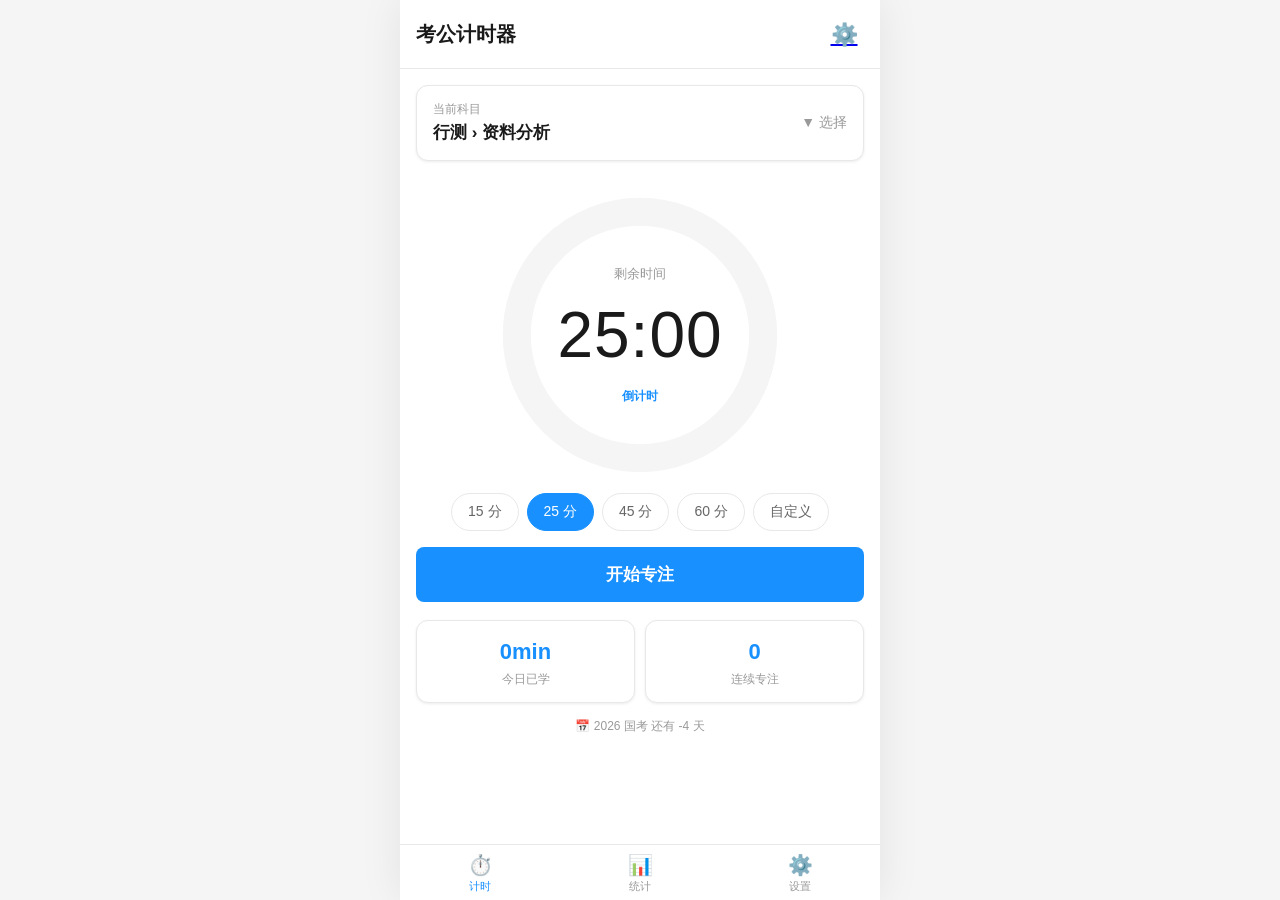
<file: index.html>
<!DOCTYPE html>
<html lang="zh-CN">
<head>
  <meta charset="UTF-8">
  <meta name="viewport" content="width=device-width, initial-scale=1.0, maximum-scale=1.0, user-scalable=no, viewport-fit=cover">
  <meta name="apple-mobile-web-app-capable" content="yes">
  <meta name="apple-mobile-web-app-status-bar-style" content="default">
  <meta name="apple-mobile-web-app-title" content="考公计时器">
  <link rel="manifest" href="manifest.webmanifest">
  <link rel="apple-touch-icon" href="assets/icons/apple-touch-icon.png">
  <link rel="icon" href="assets/icons/icon-192.png">
  <link rel="stylesheet" href="css/style.css">
  <title>考公计时器</title>
</head>
<body data-page="home" data-theme="light" data-timer-style="digital">
  <div class="app">
    <header class="header">
      <h1>考公计时器</h1>
      <a class="gear" href="settings.html" aria-label="设置">⚙️</a>
    </header>

    <main class="page fade" id="page">
      <!-- 科目选择 -->
      <div class="subject-bar" id="subjectBar">
        <div class="cur">
          <span class="lab">当前科目</span>
          <span class="val" id="curSubject">行测 › 资料分析</span>
        </div>
        <span class="chev">▼ 选择</span>
      </div>

      <!-- 计时器显示 -->
      <div class="timer-wrap">
        <div class="ring">
          <svg viewBox="0 0 100 100">
            <circle class="track" cx="50" cy="50" r="44"></circle>
            <circle class="prog" id="progRing" cx="50" cy="50" r="44"></circle>
          </svg>
          <div class="center">
            <div class="ttl" id="ringTtl">剩余时间</div>
            <div class="time" id="ringTime">25:00</div>
            <div class="mode-tag" id="modeTag">倒计时</div>
          </div>
        </div>
        <div class="bar-timer">
          <div class="time" id="barTime">25:00</div>
          <div class="progress"><i id="barFill"></i></div>
        </div>
      </div>

      <!-- 快捷时长 -->
      <div class="durations" id="durations">
        <button class="chip" data-min="15">15 分</button>
        <button class="chip active" data-min="25">25 分</button>
        <button class="chip" data-min="45">45 分</button>
        <button class="chip" data-min="60">60 分</button>
        <button class="chip" data-min="0" id="customChip">自定义</button>
      </div>

      <!-- 主控制区（JS 渲染） -->
      <div id="timerControls"></div>

      <!-- 今日统计条 -->
      <div class="today-bar" id="todayBar">
        <div class="tcell"><div class="v" id="todayMin">0</div><div class="k">今日已学</div></div>
        <div class="tcell"><div class="v" id="streakDay">0</div><div class="k">连续专注</div></div>
      </div>

      <p class="tertiary" style="text-align:center;font-size:12px;margin-top:14px" id="examHint"></p>
    </main>

    <!-- 计时中全屏覆盖 -->
    <div class="focus-overlay" id="focusOverlay">
      <div class="f-subj" id="fSubj">行测 › 资料分析</div>
      <div class="f-time" id="fTime">25:00</div>
      <div class="f-tag" id="fTag">剩余</div>
      <div class="f-btns">
        <button class="f-btn pause" id="fPause">暂停</button>
        <button class="f-btn end" id="fEnd">结束</button>
      </div>
      <div class="f-stats" id="fStats"></div>
      <div class="f-hint">← 左滑结束 · 右滑暂停/继续</div>
    </div>

    <!-- 底部导航 -->
    <nav class="tabbar">
      <button class="active" data-go="index.html"><span class="ic">⏱️</span>计时</button>
      <button data-go="stats.html"><span class="ic">📊</span>统计</button>
      <button data-go="settings.html"><span class="ic">⚙️</span>设置</button>
    </nav>
  </div>

  <!-- 科目选择弹窗 -->
  <div class="sheet-mask" id="subjectSheet" style="display:none">
    <div class="sheet">
      <div class="sheet-head">
        <h3>选择科目</h3>
        <span class="x" data-close>✕</span>
      </div>
      <div id="subjectSheetContent"></div>
    </div>
  </div>

  <script src="js/app.js"></script>
</body>
</html>
</file>
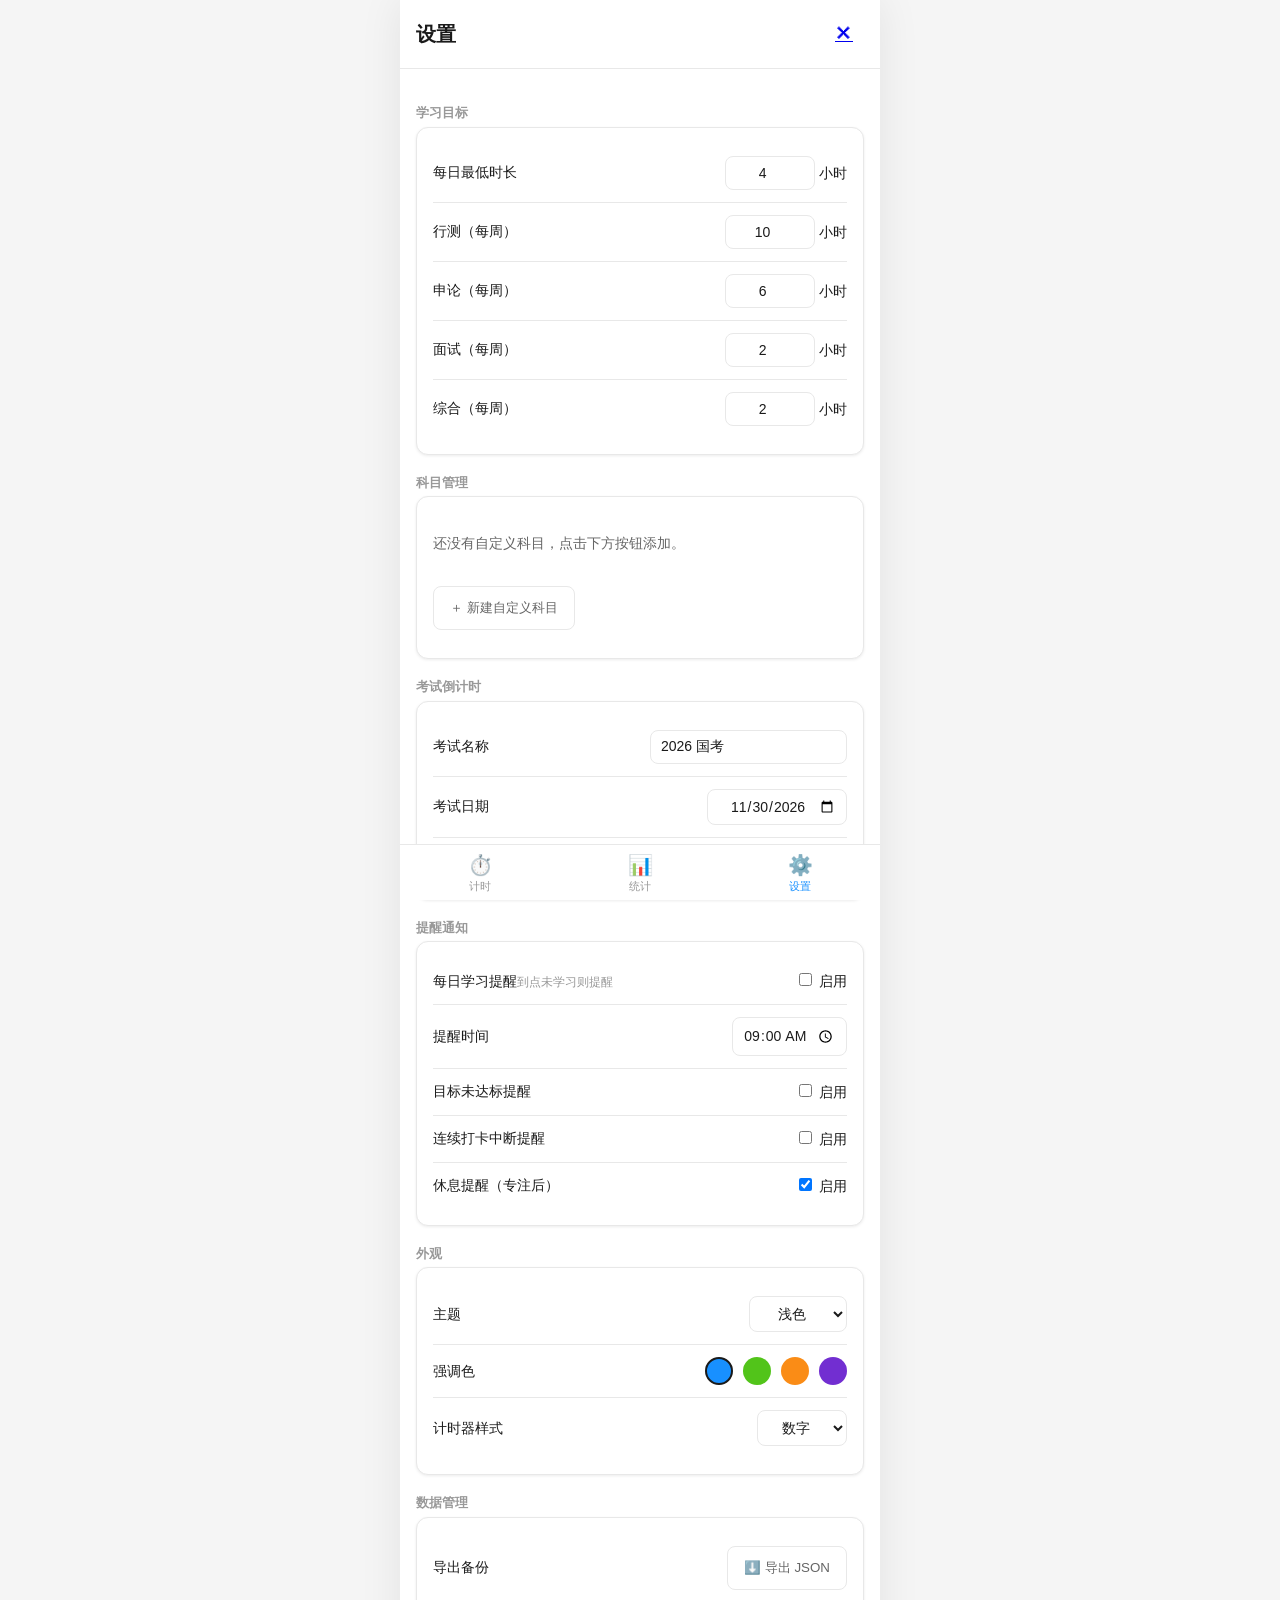
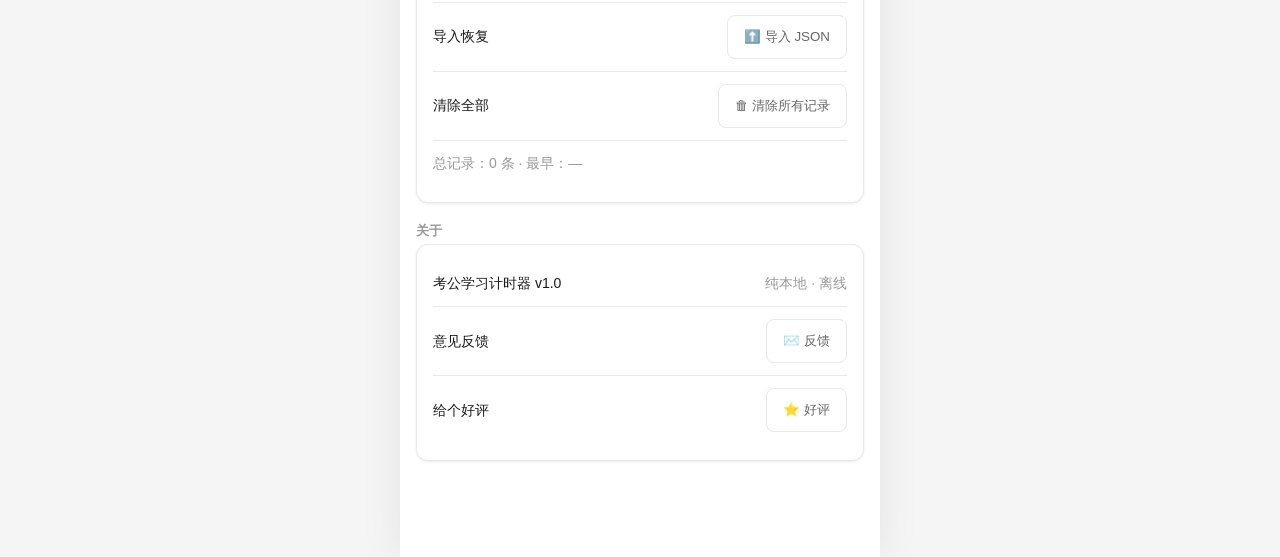
<file: settings.html>
<!DOCTYPE html>
<html lang="zh-CN">
<head>
  <meta charset="UTF-8">
  <meta name="viewport" content="width=device-width, initial-scale=1.0, maximum-scale=1.0, user-scalable=no, viewport-fit=cover">
  <meta name="apple-mobile-web-app-capable" content="yes">
  <meta name="apple-mobile-web-app-title" content="考公计时器">
  <link rel="manifest" href="manifest.webmanifest">
  <link rel="apple-touch-icon" href="assets/icons/apple-touch-icon.png">
  <link rel="icon" href="assets/icons/icon-192.png">
  <link rel="stylesheet" href="css/style.css">
  <title>设置 · 考公计时器</title>
</head>
<body data-page="settings" data-theme="light" data-timer-style="digital">
  <div class="app">
    <header class="header">
      <h1>设置</h1>
      <a class="gear" href="index.html" aria-label="返回" style="font-size:18px">✕</a>
    </header>

    <main class="page fade" id="page">
      <!-- 学习目标 -->
      <div class="section-title">学习目标</div>
      <div class="card">
        <div class="set-row">
          <span class="lab">每日最低时长</span>
          <span><input class="input" type="number" id="dailyTarget" min="0" style="width:64px"> 小时</span>
        </div>
        <div class="set-row"><span class="lab">行测（每周）</span><span><input class="input" type="number" id="tgt_xingce" min="0" style="width:64px"> 小时</span></div>
        <div class="set-row"><span class="lab">申论（每周）</span><span><input class="input" type="number" id="tgt_shenlun" min="0" style="width:64px"> 小时</span></div>
        <div class="set-row"><span class="lab">面试（每周）</span><span><input class="input" type="number" id="tgt_mianshi" min="0" style="width:64px"> 小时</span></div>
        <div class="set-row"><span class="lab">综合（每周）</span><span><input class="input" type="number" id="tgt_zonghe" min="0" style="width:64px"> 小时</span></div>
      </div>

      <!-- 科目管理 -->
      <div class="section-title">科目管理</div>
      <div class="card">
        <div id="customSubjectsList"><p class="muted" style="padding:6px 0">还没有自定义科目，点击下方按钮添加。</p></div>
        <div class="set-row"><button class="btn-ghost" id="addCustomSubject">＋ 新建自定义科目</button></div>
      </div>

      <!-- 考试倒计时 -->
      <div class="section-title">考试倒计时</div>
      <div class="card">
        <div class="set-row"><span class="lab">考试名称</span><input class="input lab" id="examName" style="min-width:140px"></div>
        <div class="set-row"><span class="lab">考试日期</span><input class="input" id="examDate" type="date"></div>
        <div class="set-row"><span class="lab accent-text" id="examRemain">距离考试还有 — 天</span><span></span></div>
      </div>

      <!-- 提醒通知 -->
      <div class="section-title">提醒通知</div>
      <div class="card">
        <div class="set-row">
          <span class="lab">每日学习提醒<span class="desc">到点未学习则提醒</span></span>
          <label><input type="checkbox" id="reminderEnabled"> 启用</label>
        </div>
        <div class="set-row"><span class="lab">提醒时间</span><input class="input" id="reminderTime" type="time"></div>
        <div class="set-row"><span class="lab">目标未达标提醒</span><label><input type="checkbox" id="targetNotMet"> 启用</label></div>
        <div class="set-row"><span class="lab">连续打卡中断提醒</span><label><input type="checkbox" id="streakBreak"> 启用</label></div>
        <div class="set-row"><span class="lab">休息提醒（专注后）</span><label><input type="checkbox" id="restReminder" checked> 启用</label></div>
      </div>

      <!-- 外观 -->
      <div class="section-title">外观</div>
      <div class="card">
        <div class="set-row">
          <span class="lab">主题</span>
          <select class="input" id="theme">
            <option value="light">浅色</option>
            <option value="dark">深色</option>
            <option value="auto">跟随系统</option>
          </select>
        </div>
        <div class="set-row">
          <span class="lab">强调色</span>
          <span class="swatches" id="accentSwatches">
            <span class="swatch" data-c="#1890ff" style="background:#1890ff"></span>
            <span class="swatch" data-c="#52c41a" style="background:#52c41a"></span>
            <span class="swatch" data-c="#fa8c16" style="background:#fa8c16"></span>
            <span class="swatch" data-c="#722ed1" style="background:#722ed1"></span>
          </span>
        </div>
        <div class="set-row">
          <span class="lab">计时器样式</span>
          <select class="input" id="timerStyle">
            <option value="digital">数字</option>
            <option value="ring">圆环</option>
            <option value="bar">进度条</option>
          </select>
        </div>
      </div>

      <!-- 数据管理 -->
      <div class="section-title">数据管理</div>
      <div class="card">
        <div class="set-row"><span class="lab">导出备份</span><button class="btn-ghost" id="exportData">⬇️ 导出 JSON</button></div>
        <div class="set-row"><span class="lab">导入恢复</span><button class="btn-ghost" id="importData">⬆️ 导入 JSON</button></div>
        <div class="set-row"><span class="lab">清除全部</span><button class="btn-ghost btn-danger" id="clearAll">🗑 清除所有记录</button></div>
        <div class="set-row"><span class="lab tertiary" id="dataInfo">总记录：0 条</span><span></span></div>
      </div>

      <!-- 关于 -->
      <div class="section-title">关于</div>
      <div class="card">
        <div class="set-row"><span class="lab">考公学习计时器 v1.0</span><span class="tertiary">纯本地 · 离线</span></div>
        <div class="set-row"><span class="lab">意见反馈</span><button class="btn-ghost" id="feedback">✉️ 反馈</button></div>
        <div class="set-row"><span class="lab">给个好评</span><button class="btn-ghost" id="rate">⭐ 好评</button></div>
      </div>
    </main>

    <nav class="tabbar">
      <button data-go="index.html"><span class="ic">⏱️</span>计时</button>
      <button data-go="stats.html"><span class="ic">📊</span>统计</button>
      <button class="active" data-go="settings.html"><span class="ic">⚙️</span>设置</button>
    </nav>
  </div>

  <input type="file" id="importFile" accept="application/json" hidden>
  <script src="js/app.js"></script>
</body>
</html>
</file>
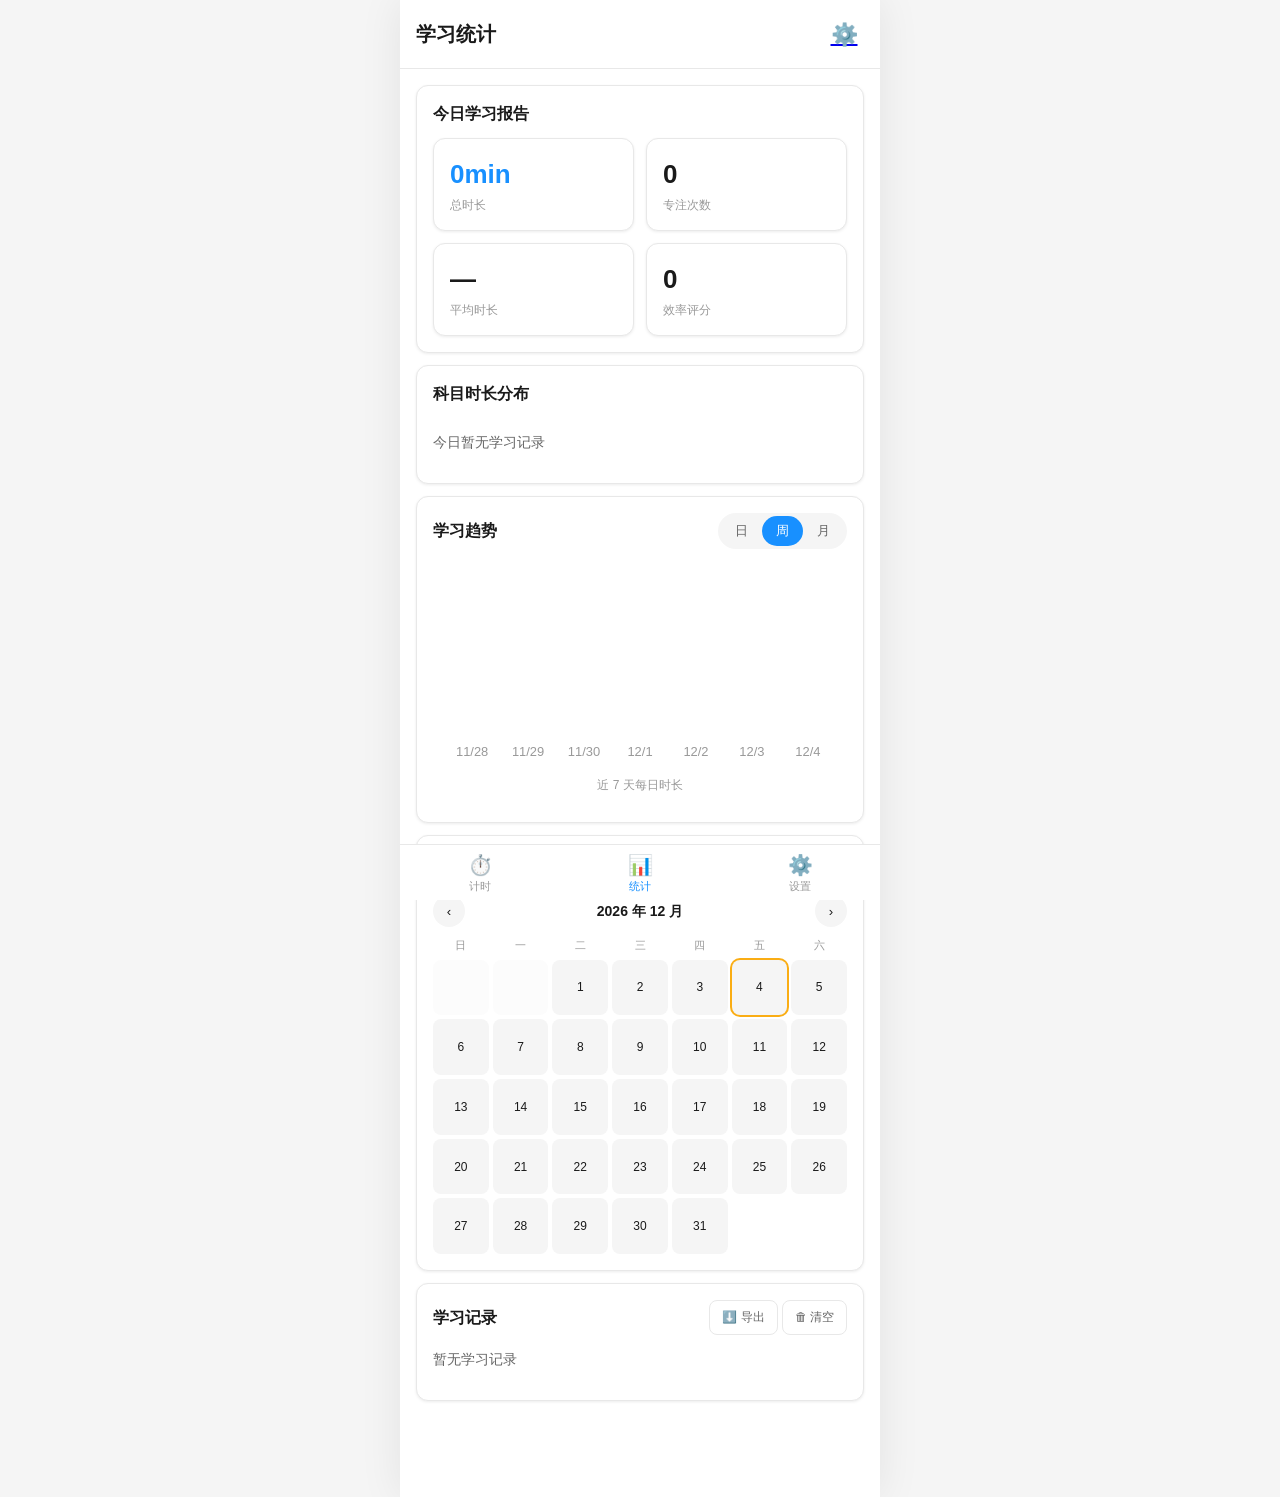
<file: stats.html>
<!DOCTYPE html>
<html lang="zh-CN">
<head>
  <meta charset="UTF-8">
  <meta name="viewport" content="width=device-width, initial-scale=1.0, maximum-scale=1.0, user-scalable=no, viewport-fit=cover">
  <meta name="apple-mobile-web-app-capable" content="yes">
  <meta name="apple-mobile-web-app-title" content="考公计时器">
  <link rel="manifest" href="manifest.webmanifest">
  <link rel="apple-touch-icon" href="assets/icons/apple-touch-icon.png">
  <link rel="icon" href="assets/icons/icon-192.png">
  <link rel="stylesheet" href="css/style.css">
  <title>学习统计 · 考公计时器</title>
</head>
<body data-page="stats" data-theme="light" data-timer-style="digital">
  <div class="app">
    <header class="header">
      <h1>学习统计</h1>
      <a class="gear" href="settings.html" aria-label="设置">⚙️</a>
    </header>

    <main class="page fade" id="page">
      <!-- 今日概览 -->
      <div class="card">
        <h2 class="card-title">今日学习报告</h2>
        <div class="overview">
          <div class="ov"><div class="v accent" id="ovTotal">0</div><div class="k">总时长</div></div>
          <div class="ov"><div class="v" id="ovCount">0</div><div class="k">专注次数</div></div>
          <div class="ov"><div class="v" id="ovAvg">0</div><div class="k">平均时长</div></div>
          <div class="ov"><div class="v" id="ovEff">0</div><div class="k">效率评分</div></div>
        </div>
      </div>

      <!-- 科目分布 -->
      <div class="card">
        <h2 class="card-title">科目时长分布</h2>
        <div class="bars" id="subjectBars"></div>
      </div>

      <!-- 趋势 -->
      <div class="card">
        <div class="row" style="margin-bottom:10px">
          <h2 class="card-title" style="margin:0">学习趋势</h2>
          <div class="seg" id="trendSeg">
            <button data-range="day">日</button>
            <button class="active" data-range="week">周</button>
            <button data-range="month">月</button>
          </div>
        </div>
        <div id="trendChart"></div>
      </div>

      <!-- 连续打卡 -->
      <div class="card">
        <div class="streak-banner">连续专注 <span class="n" id="streakBig">0</span> 天</div>
        <div class="calendar" id="calendar"></div>
      </div>

      <!-- 学习记录 -->
      <div class="card">
        <div class="row" style="margin-bottom:6px">
          <h2 class="card-title" style="margin:0">学习记录</h2>
          <div>
            <button class="btn-ghost" id="exportBtn" style="font-size:12px;padding:8px 12px">⬇️ 导出</button>
            <button class="btn-ghost btn-danger" id="clearBtn" style="font-size:12px;padding:8px 12px">🗑 清空</button>
          </div>
        </div>
        <div id="recordList"></div>
      </div>
    </main>

    <nav class="tabbar">
      <button data-go="index.html"><span class="ic">⏱️</span>计时</button>
      <button class="active" data-go="stats.html"><span class="ic">📊</span>统计</button>
      <button data-go="settings.html"><span class="ic">⚙️</span>设置</button>
    </nav>
  </div>

  <script src="js/app.js"></script>
</body>
</html>
</file>
<file: css/style.css>
/* =========================================================================
 * 考公学习计时器 · 全局样式
 * 浅色/深色主题 + 强调色（JS 运行时覆盖 --accent） + 卡片式布局 + 动画
 * ========================================================================= */

/* ---------- 主题变量 ---------- */
:root {
  --bg-primary: #ffffff;
  --bg-secondary: #f5f5f5;
  --bg-card: #ffffff;
  --text-primary: #1a1a1a;
  --text-secondary: #666666;
  --text-tertiary: #999999;
  --accent: #1890ff;
  --accent-light: #e6f7ff;
  --success: #52c41a;
  --warning: #faad14;
  --danger: #ff4d4f;
  --border: #e8e8e8;
  --shadow: rgba(0, 0, 0, 0.08);
  --radius-lg: 12px;
  --radius-md: 8px;
  --radius-pill: 20px;
  --maxw: 480px;
}
[data-theme="dark"] {
  --bg-primary: #141414;
  --bg-secondary: #1f1f1f;
  --bg-card: #1f1f1f;
  --text-primary: #ffffff;
  --text-secondary: #b0b0b0;
  --text-tertiary: #666666;
  --accent: #1890ff;
  --accent-light: #111d2c;
  --border: #333333;
  --shadow: rgba(0, 0, 0, 0.3);
}

* { box-sizing: border-box; -webkit-tap-highlight-color: transparent; }
html, body { margin: 0; padding: 0; }
body {
  font-family: -apple-system, BlinkMacSystemFont, "PingFang SC", "Helvetica Neue", "Microsoft YaHei", sans-serif;
  background: var(--bg-secondary);
  color: var(--text-primary);
  font-size: 14px;
  line-height: 1.5;
  -webkit-font-smoothing: antialiased;
}
.app {
  max-width: var(--maxw);
  margin: 0 auto;
  min-height: 100vh;
  min-height: 100dvh;
  background: var(--bg-primary);
  display: flex;
  flex-direction: column;
  position: relative;
  overflow-x: hidden;
}
button { font-family: inherit; cursor: pointer; border: none; background: none; color: inherit; }
input, select { font-family: inherit; font-size: 14px; }

/* ---------- 顶栏 ---------- */
.header {
  display: flex; align-items: center; justify-content: space-between;
  padding: 14px 16px; padding-top: max(14px, env(safe-area-inset-top));
  border-bottom: 1px solid var(--border);
  background: var(--bg-primary);
  position: sticky; top: 0; z-index: 20;
}
.header h1 { font-size: 20px; font-weight: 600; margin: 0; }
.header .gear { font-size: 22px; width: 40px; height: 40px; border-radius: 50%; display: grid; place-items: center; }
.header .gear:active { background: var(--bg-secondary); }

/* ---------- 内容区 ---------- */
.page { flex: 1; padding: 16px; padding-bottom: 84px; overflow-y: auto; }
.page.fade { animation: fadeIn 200ms ease; }
@keyframes fadeIn { from { opacity: 0; } to { opacity: 1; } }

/* ---------- 卡片 ---------- */
.card {
  background: var(--bg-card); border: 1px solid var(--border);
  border-radius: var(--radius-lg); padding: 16px; margin-bottom: 12px;
  box-shadow: 0 1px 3px var(--shadow);
}
.card-title { font-size: 16px; font-weight: 600; margin: 0 0 12px; }
.row { display: flex; align-items: center; justify-content: space-between; gap: 8px; }
.muted { color: var(--text-secondary); }
.tertiary { color: var(--text-tertiary); }
.accent-text { color: var(--accent); }

/* ---------- 科目选择 ---------- */
.subject-bar {
  display: flex; align-items: center; justify-content: space-between;
  background: var(--bg-card); border: 1px solid var(--border);
  border-radius: var(--radius-lg); padding: 14px 16px; margin-bottom: 16px;
  box-shadow: 0 1px 3px var(--shadow);
}
.subject-bar .cur { display: flex; flex-direction: column; gap: 2px; }
.subject-bar .cur .lab { font-size: 12px; color: var(--text-tertiary); }
.subject-bar .cur .val { font-size: 17px; font-weight: 600; }
.subject-bar .chev { color: var(--text-tertiary); font-size: 14px; }

/* ---------- 计时器显示 ---------- */
.timer-wrap { display: grid; place-items: center; padding: 18px 0 8px; }
.ring { position: relative; width: 280px; height: 280px; max-width: 78vw; max-height: 78vw; }
.ring svg { width: 100%; height: 100%; transform: rotate(-90deg); }
.ring .track { fill: none; stroke: var(--bg-secondary); stroke-width: 10; }
.ring .prog { fill: none; stroke: var(--accent); stroke-width: 10; stroke-linecap: round; transition: stroke-dashoffset 500ms linear; }
.ring .center {
  position: absolute; inset: 0; display: flex; flex-direction: column;
  align-items: center; justify-content: center; gap: 4px;
}
.ring .time { font-size: 64px; font-weight: 300; letter-spacing: 1px; font-variant-numeric: tabular-nums; }
.ring .time.small { font-size: 48px; }
.ring .ttl { font-size: 13px; color: var(--text-tertiary); }
.ring .mode-tag { font-size: 12px; color: var(--accent); font-weight: 600; }

/* 计时器样式：数字（默认）/ 圆环 / 进度条 */
body[data-timer-style="bar"] .ring { display: none; }
body[data-timer-style="bar"] .bar-timer { display: block; }
.bar-timer { display: none; text-align: center; padding: 30px 0; }
.bar-timer .time { font-size: 72px; font-weight: 300; font-variant-numeric: tabular-nums; }
.bar-timer .progress { height: 10px; background: var(--bg-secondary); border-radius: 5px; margin-top: 18px; overflow: hidden; }
.bar-timer .progress > i { display: block; height: 100%; background: var(--accent); width: 0; transition: width 500ms linear; }
body[data-timer-style="ring"] .ring { width: 300px; height: 300px; }
body[data-timer-style="ring"] .ring .time { font-size: 56px; }

/* ---------- 快捷时长 ---------- */
.durations { display: flex; gap: 8px; justify-content: center; flex-wrap: wrap; margin: 10px 0 16px; }
.chip {
  padding: 9px 16px; border-radius: var(--radius-pill); border: 1px solid var(--border);
  background: var(--bg-card); color: var(--text-secondary); font-size: 14px; font-weight: 500;
  transition: transform 100ms ease, background 120ms ease;
}
.chip:active { transform: scale(0.95); }
.chip.active { background: var(--accent); border-color: var(--accent); color: #fff; }

/* ---------- 主按钮 ---------- */
.btn-primary {
  width: 100%; padding: 16px; border-radius: var(--radius-md); background: var(--accent);
  color: #fff; font-size: 17px; font-weight: 600; transition: transform 100ms ease, filter 120ms;
}
.btn-primary:active { transform: scale(0.97); filter: brightness(0.95); }
.btn-row { display: flex; gap: 12px; }
.btn-secondary {
  flex: 1; padding: 15px; border-radius: var(--radius-md); background: var(--bg-secondary);
  color: var(--text-primary); font-size: 16px; font-weight: 600; border: 1px solid var(--border);
  transition: transform 100ms ease;
}
.btn-secondary:active { transform: scale(0.97); }
.btn-danger { color: var(--danger); border-color: var(--danger); }
.btn-ghost { padding: 12px 16px; border-radius: var(--radius-md); border: 1px solid var(--border); background: var(--bg-card); color: var(--text-secondary); }
.btn-ghost:active { transform: scale(0.97); }
.btn-longpress { position: relative; overflow: hidden; }
.btn-longpress .lp-fill { position: absolute; left: 0; top: 0; bottom: 0; width: 0; background: rgba(255,77,79,.25); }

/* ---------- 今日统计条 ---------- */
.today-bar {
  display: flex; gap: 10px; margin-top: 18px;
}
.today-bar .tcell {
  flex: 1; background: var(--bg-card); border: 1px solid var(--border); border-radius: var(--radius-lg);
  padding: 14px; text-align: center; box-shadow: 0 1px 3px var(--shadow);
}
.today-bar .tcell .v { font-size: 22px; font-weight: 700; color: var(--accent); }
.today-bar .tcell .k { font-size: 12px; color: var(--text-tertiary); margin-top: 2px; }

/* ---------- 底部导航 ---------- */
.tabbar {
  position: fixed; left: 50%; transform: translateX(-50%); bottom: 0;
  width: 100%; max-width: var(--maxw);
  display: flex; border-top: 1px solid var(--border); background: var(--bg-primary);
  padding-bottom: env(safe-area-inset-bottom); z-index: 30;
}
.tabbar button {
  flex: 1; padding: 8px 0 6px; display: flex; flex-direction: column; align-items: center; gap: 2px;
  color: var(--text-tertiary); font-size: 11px;
}
.tabbar button .ic { font-size: 20px; }
.tabbar button.active { color: var(--accent); }

/* ---------- 底部弹窗 / 模态 ---------- */
.sheet-mask {
  position: fixed; inset: 0; background: rgba(0,0,0,.45); z-index: 50;
  display: flex; align-items: flex-end; justify-content: center;
  animation: fadeIn 200ms ease;
}
.sheet {
  width: 100%; max-width: var(--maxw); background: var(--bg-primary);
  border-radius: 20px 20px 0 0; max-height: 80vh; overflow-y: auto;
  padding: 16px; padding-bottom: max(16px, env(safe-area-inset-bottom));
  animation: slideUp 250ms cubic-bezier(.2,.8,.2,1);
}
@keyframes slideUp { from { transform: translateY(100%); } to { transform: translateY(0); } }
.sheet-head { display: flex; align-items: center; justify-content: space-between; margin-bottom: 12px; }
.sheet-head h3 { margin: 0; font-size: 17px; font-weight: 600; }
.sheet-head .x { font-size: 22px; color: var(--text-tertiary); padding: 4px 8px; }

.modal-mask {
  position: fixed; inset: 0; background: rgba(0,0,0,.5); z-index: 60;
  display: grid; place-items: center; padding: 24px; animation: fadeIn 200ms ease;
}
.modal {
  width: 100%; max-width: 360px; background: var(--bg-primary); border-radius: var(--radius-lg);
  padding: 22px; text-align: center; box-shadow: 0 8px 30px rgba(0,0,0,.25);
  animation: pop 200ms ease;
}
@keyframes pop { from { transform: scale(.9); opacity: 0; } to { transform: scale(1); opacity: 1; } }
.modal h3 { margin: 0 0 8px; font-size: 19px; }
.modal p { color: var(--text-secondary); margin: 6px 0; }
.modal .modal-actions { display: flex; gap: 10px; margin-top: 16px; }
.modal .rest-time { font-size: 32px; font-weight: 700; color: var(--accent); margin: 8px 0; font-variant-numeric: tabular-nums; }

/* ---------- 科目树（弹窗内） ---------- */
.subj-section { margin-bottom: 14px; }
.subj-section .ttl { font-size: 13px; color: var(--text-tertiary); margin-bottom: 8px; }
.subj-grid { display: flex; flex-wrap: wrap; gap: 8px; }
.subj-pill {
  padding: 9px 14px; border-radius: var(--radius-pill); border: 1px solid var(--border);
  background: var(--bg-card); font-size: 13px; color: var(--text-secondary);
}
.subj-pill:active { transform: scale(0.96); }
.subj-pill.active { background: var(--accent); color: #fff; border-color: var(--accent); }
.subj-pill .star { margin-right: 4px; }
.subj-tree { display: flex; flex-direction: column; gap: 10px; }
.subj-group .gname { font-weight: 600; margin-bottom: 6px; }
.subj-group .items { display: flex; flex-wrap: wrap; gap: 8px; }
.mini-btn { margin-left: 8px; font-size: 12px; color: var(--accent); background: none; border: 0; padding: 2px 4px; }
.add-cs { width: 100%; margin-top: 4px; justify-content: center; }

/* ---------- 自定义科目（设置页 + 弹窗） ---------- */
.field { text-align: left; margin: 12px 0; }
.field label { display: block; font-size: 13px; color: var(--text-secondary); margin-bottom: 6px; }
.field .input { width: 100%; text-align: left; min-width: 0; }
.cs-row { display: flex; align-items: center; justify-content: space-between; gap: 10px; padding: 10px 0; border-bottom: 1px solid var(--border); }
.cs-row:last-child { border-bottom: 0; }
.cs-info { font-size: 14px; min-width: 0; }
.cs-info .tertiary { font-size: 12px; margin-left: 4px; }
.cs-acts { display: flex; gap: 6px; flex-shrink: 0; }
.cs-acts .btn-ghost { padding: 6px 10px; font-size: 13px; }

/* ---------- 计时中全屏覆盖 ---------- */
.focus-overlay {
  position: fixed; inset: 0; z-index: 100; background: #0e0e12;
  color: #fff; display: none; flex-direction: column; align-items: center; justify-content: center;
  padding: 24px; padding-top: env(safe-area-inset-top); padding-bottom: env(safe-area-inset-bottom);
}
.focus-overlay.show { display: flex; }
.focus-overlay .f-subj { font-size: 18px; opacity: .85; margin-bottom: 6px; }
.focus-overlay .f-time { font-size: 88px; font-weight: 200; font-variant-numeric: tabular-nums; letter-spacing: 2px; }
.focus-overlay .f-tag { font-size: 14px; opacity: .6; margin-top: 4px; }
.focus-overlay .f-btns { display: flex; gap: 18px; margin-top: 40px; }
.focus-overlay .f-btn {
  width: 88px; height: 88px; border-radius: 50%; display: grid; place-items: center;
  font-size: 15px; font-weight: 600; border: 1px solid rgba(255,255,255,.25);
}
.focus-overlay .f-btn.pause { background: rgba(255,255,255,.12); }
.focus-overlay .f-btn.end { background: var(--danger); border-color: var(--danger); }
.focus-overlay .f-stats { margin-top: 36px; font-size: 13px; opacity: .65; text-align: center; line-height: 1.8; }
.focus-overlay .f-hint { position: absolute; bottom: 18px; font-size: 11px; opacity: .35; }

/* ---------- 统计页 ---------- */
.overview { display: grid; grid-template-columns: repeat(2, 1fr); gap: 12px; }
.ov { background: var(--bg-card); border: 1px solid var(--border); border-radius: var(--radius-lg); padding: 16px; box-shadow: 0 1px 3px var(--shadow); }
.ov .v { font-size: 26px; font-weight: 700; }
.ov .v.accent { color: var(--accent); }
.ov .k { font-size: 12px; color: var(--text-tertiary); margin-top: 2px; }

.seg { display: inline-flex; background: var(--bg-secondary); border-radius: var(--radius-pill); padding: 3px; }
.seg button { padding: 6px 14px; border-radius: var(--radius-pill); font-size: 13px; color: var(--text-secondary); }
.seg button.active { background: var(--accent); color: #fff; }

/* 横向柱状图（科目分布） */
.bars { display: flex; flex-direction: column; gap: 10px; }
.bar-item .top { display: flex; justify-content: space-between; font-size: 13px; margin-bottom: 4px; }
.bar-item .track { height: 12px; background: var(--bg-secondary); border-radius: 6px; overflow: hidden; }
.bar-item .fill { height: 100%; border-radius: 6px; transition: width 500ms ease; }

/* 热力图（时段） */
.heat { display: grid; grid-template-columns: repeat(6, 1fr); gap: 4px; }
.heat .cell { aspect-ratio: 1; border-radius: 4px; background: var(--bg-secondary); display: grid; place-items: center; font-size: 9px; color: var(--text-tertiary); }
.heat .cell.on { color: #fff; }

/* 周/月图表 */
.chart { width: 100%; }
.chart text { fill: var(--text-tertiary); font-size: 10px; }

/* 打卡日历 */
.calendar .cal-head { display: flex; align-items: center; justify-content: space-between; margin-bottom: 8px; }
.calendar .cal-head .mt { font-weight: 600; }
.calendar .cal-head button { width: 32px; height: 32px; border-radius: 50%; background: var(--bg-secondary); }
.cal-grid { display: grid; grid-template-columns: repeat(7, 1fr); gap: 4px; }
.cal-grid .wd { text-align: center; font-size: 11px; color: var(--text-tertiary); padding: 2px 0; }
.cal-grid .day { aspect-ratio: 1; border-radius: 8px; display: grid; place-items: center; font-size: 12px; background: var(--bg-secondary); position: relative; }
.cal-grid .day.studied { background: var(--accent); color: #fff; }
.cal-grid .day.today { box-shadow: 0 0 0 2px var(--warning); }
.cal-grid .day.other { opacity: .35; }
.streak-banner { text-align: center; font-size: 15px; font-weight: 600; margin-bottom: 10px; }
.streak-banner .n { color: var(--accent); font-size: 22px; }

/* 记录列表 */
.rec-group .gdate { font-size: 13px; color: var(--text-tertiary); margin: 12px 0 6px; font-weight: 600; }
.rec {
  display: flex; align-items: center; gap: 10px; background: var(--bg-card);
  border: 1px solid var(--border); border-radius: var(--radius-md); padding: 12px 14px; margin-bottom: 8px;
}
.rec .dot { width: 8px; height: 8px; border-radius: 50%; background: var(--accent); flex: none; }
.rec .info { flex: 1; min-width: 0; }
.rec .info .sub { font-size: 14px; font-weight: 500; }
.rec .info .meta { font-size: 12px; color: var(--text-tertiary); }
.rec .dur { font-size: 15px; font-weight: 600; }
.rec .del { color: var(--danger); font-size: 18px; padding: 4px 8px; flex: none; }
.rec.done .dot { background: var(--success); }
.rec.miss .dot { background: var(--text-tertiary); }

/* ---------- 设置页 ---------- */
.set-row { display: flex; align-items: center; justify-content: space-between; padding: 12px 0; border-bottom: 1px solid var(--border); gap: 10px; }
.set-row:last-child { border-bottom: none; }
.set-row .lab { font-size: 14px; }
.set-row .lab .desc { font-size: 12px; color: var(--text-tertiary); }
.input { border: 1px solid var(--border); border-radius: var(--radius-md); padding: 8px 10px; background: var(--bg-card); color: var(--text-primary); min-width: 90px; text-align: center; }
.input.lab { text-align: left; }
.swatches { display: flex; gap: 10px; }
.swatch { width: 28px; height: 28px; border-radius: 50%; border: 2px solid transparent; }
.swatch.active { border-color: var(--text-primary); }
.section-title { font-size: 13px; color: var(--text-tertiary); margin: 18px 0 4px; font-weight: 600; }

/* ---------- Toast ---------- */
.toast { position: fixed; left: 50%; bottom: 90px; transform: translateX(-50%); background: rgba(0,0,0,.82); color: #fff; padding: 10px 18px; border-radius: 22px; font-size: 14px; z-index: 200; animation: fadeIn 150ms ease; }

/* ---------- 响应式：小屏（SE） ---------- */
@media (max-width: 360px) {
  .ring { width: 240px; height: 240px; }
  .ring .time { font-size: 52px; }
  .overview { grid-template-columns: repeat(2, 1fr); }
}
/* 大屏（iPad/桌面预览）让容器居中且限制宽度即可，已在 .app 处理 */
@media (min-width: 600px) {
  .app { box-shadow: 0 0 40px rgba(0,0,0,.08); min-height: 100vh; }
}
</file>
